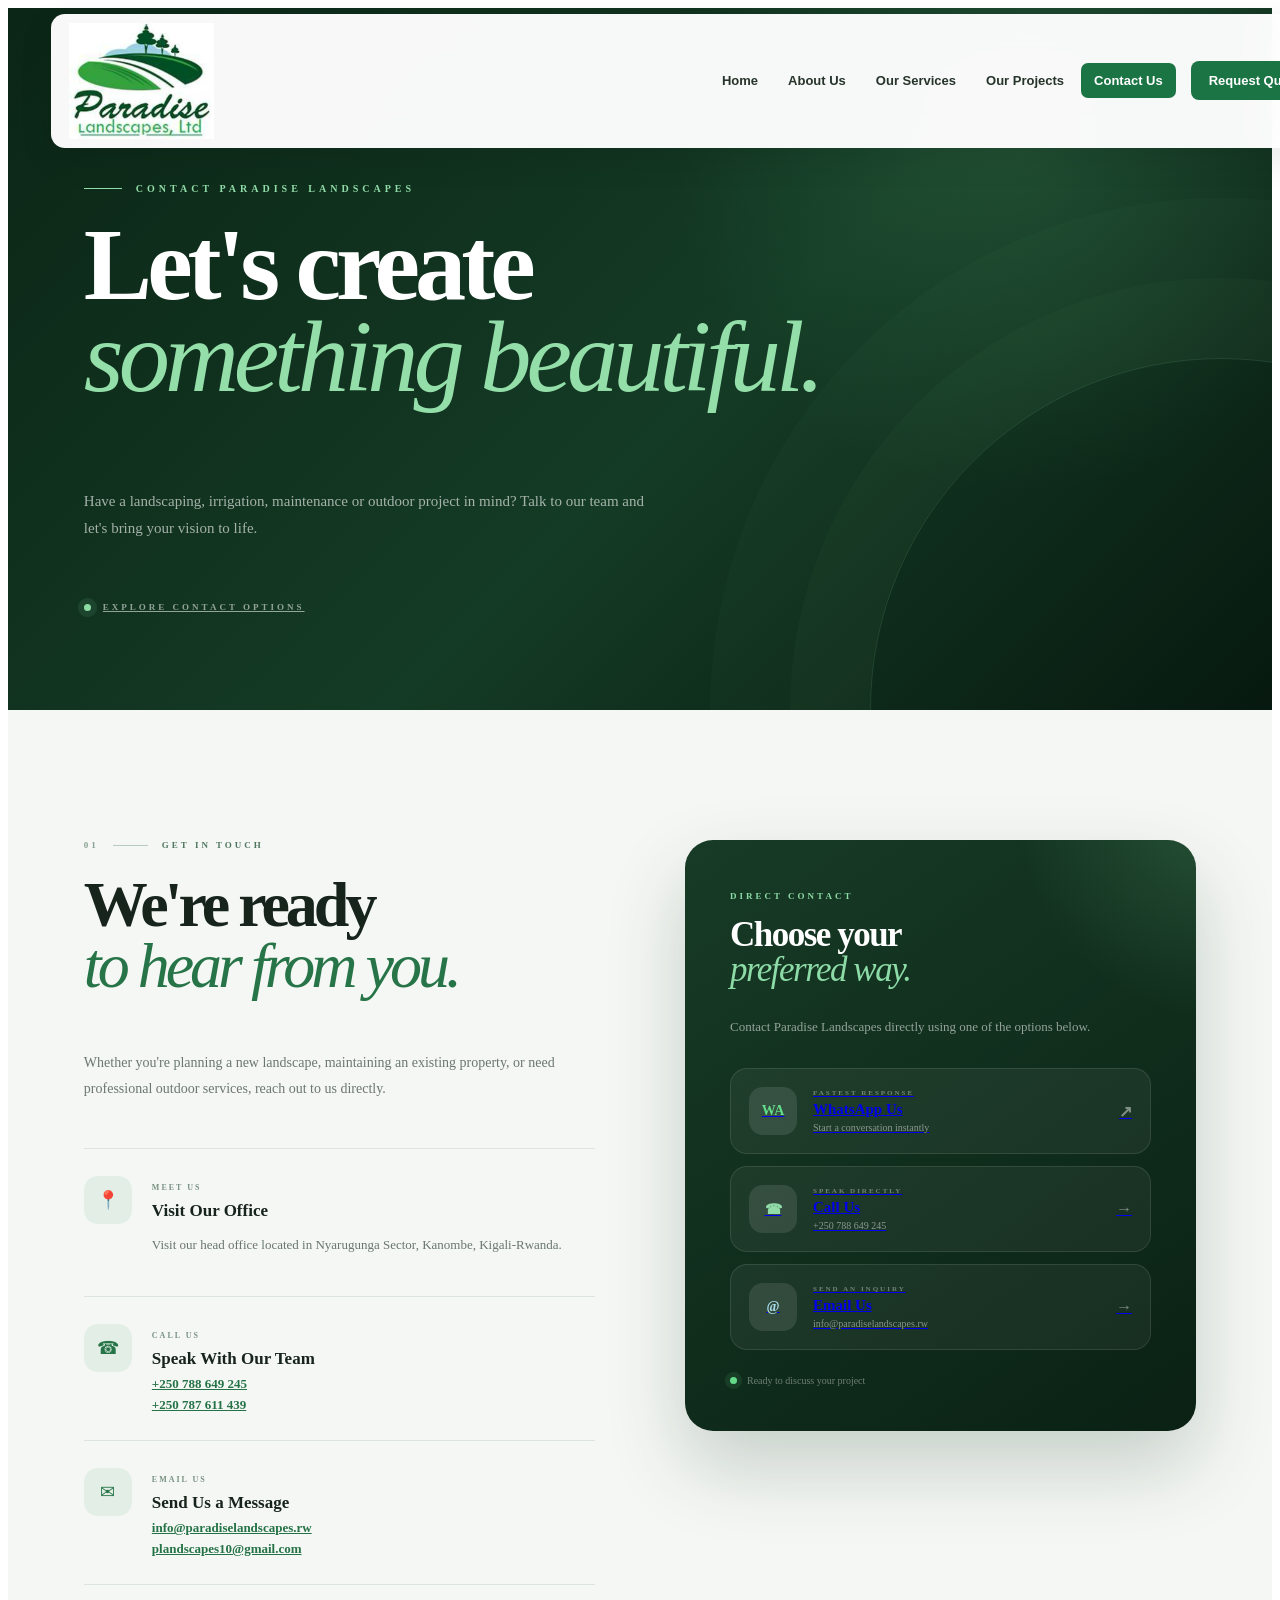
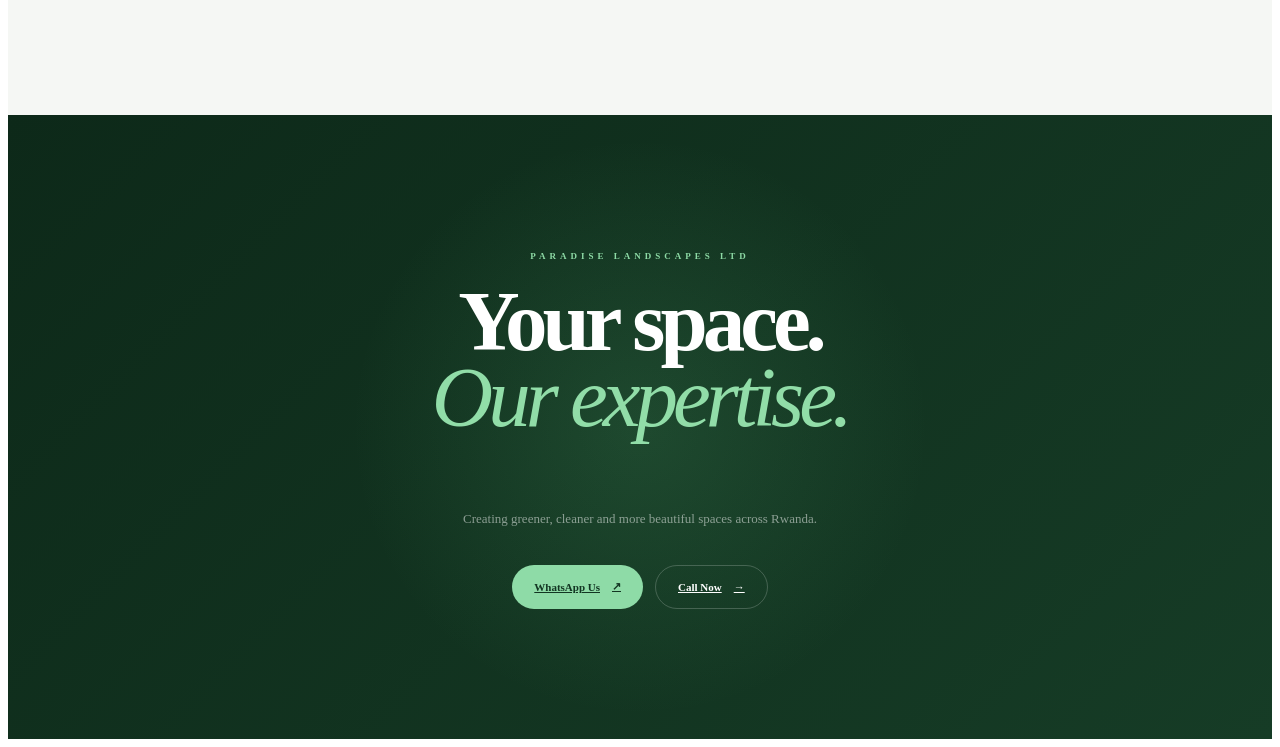
<file: contactus.html>
<!doctype html>
<html lang="en">
  <head>
    <meta charset="UTF-8" />

    <meta name="viewport" content="width=device-width, initial-scale=1.0" />

    <title>Contact Us | Paradise Landscapes LTD</title>

    <!-- SAME GLOBAL NAVBAR -->
    <link rel="stylesheet" href="navbar.css" />

    <!-- CONTACT PAGE ONLY -->
    <link rel="stylesheet" href="contactus.css" />
  </head>

  <body>
    <!-- =====================================================
     SAME NAVBAR AS ABOUT / MAIN WEBSITE
===================================================== -->

    <header class="pl-navbar-header">
      <div class="pl-navbar-container">
        <!-- LOGO -->

        <a href="index.html" class="pl-navbar-logo">
          <img
            src="paradise project img/Screenshot 2026-07-30 110243.png"
            alt="Paradise Landscapes LTD"
          />
        </a>

        <!-- DESKTOP NAV -->

        <nav class="pl-navbar-desktop">
          <a href="index.html"> Home </a>

          <a href="about.html"> About Us </a>

          <a href="index.html#services"> Our Services </a>

          <a href="index.html#projects"> Our Projects </a>

          <!-- CONTACT ACTIVE -->

          <a href="contactus.html" class="pl-nav-active"> Contact Us </a>
        </nav>

        <!-- REQUEST QUOTE -->

        <a href="about.html" class="pl-navbar-quote"> Request Quote </a>

        <!-- MOBILE BUTTON -->

        <button
          class="pl-navbar-toggle"
          id="plNavbarToggle"
          type="button"
          aria-label="Open navigation"
        >
          <span></span>
          <span></span>
          <span></span>
        </button>
      </div>

      <!-- MOBILE NAV -->

      <div class="pl-navbar-mobile" id="plNavbarMobile">
        <a href="index.html"> Home </a>

        <a href="about.html"> About Us </a>

        <a href="index.html#services"> Our Services </a>

        <a href="index.html#projects"> Our Projects </a>

        <a href="contactus.html" class="pl-nav-active"> Contact Us </a>

        <a href="contactus.html" class="pl-navbar-mobile-quote">
          Request Quote
        </a>
      </div>
    </header>

    <!-- =====================================================
     CONTACT PAGE
===================================================== -->

    <main class="contact-page">
      <!-- HERO -->

      <section class="contact-hero">
        <div class="contact-hero-inner">
          <span class="contact-eyebrow"> CONTACT PARADISE LANDSCAPES </span>

          <h1>
            Let's create
            <em>something beautiful.</em>
          </h1>

          <p>
            Have a landscaping, irrigation, maintenance or outdoor project in
            mind? Talk to our team and let's bring your vision to life.
          </p>

          <a href="#contact-options" class="contact-scroll">
            <span></span>
            EXPLORE CONTACT OPTIONS
          </a>
        </div>
      </section>

      <!-- =================================================
         CONTACT INFORMATION
    ================================================== -->

      <section class="contact-main" id="contact-options">
        <div class="contact-container">
          <!-- LEFT -->

          <div class="contact-intro">
            <div class="contact-section-label">
              <span> 01 </span>

              <div></div>

              <strong> GET IN TOUCH </strong>
            </div>

            <h2>
              We're ready
              <em>to hear from you.</em>
            </h2>

            <p class="contact-description">
              Whether you're planning a new landscape, maintaining an existing
              property, or need professional outdoor services, reach out to us
              directly.
            </p>

            <!-- LOCATION -->

            <div class="contact-info">
              <div class="contact-icon">📍</div>

              <div>
                <span> MEET US </span>

                <h3>Visit Our Office</h3>

                <p>
                  Visit our head office located in Nyarugunga Sector, Kanombe,
                  Kigali-Rwanda.
                </p>
              </div>
            </div>

            <!-- PHONE -->

            <div class="contact-info">
              <div class="contact-icon">☎</div>

              <div>
                <span> CALL US </span>

                <h3>Speak With Our Team</h3>

                <div class="contact-links">
                  <a href="tel:+250788649245"> +250 788 649 245 </a>

                  <a href="tel:+250787611439"> +250 787 611 439 </a>
                </div>
              </div>
            </div>

            <!-- EMAIL -->

            <div class="contact-info">
              <div class="contact-icon">✉</div>

              <div>
                <span> EMAIL US </span>

                <h3>Send Us a Message</h3>

                <div class="contact-links">
                  <a href="mailto:info@paradiselandscapes.rw">
                    info@paradiselandscapes.rw
                  </a>

                  <a href="mailto:plandscapes10@gmail.com">
                    plandscapes10@gmail.com
                  </a>
                </div>
              </div>
            </div>
          </div>

          <!-- =================================================
                 DIRECT ACTIONS
            ================================================== -->

          <div class="contact-actions">
            <span class="action-label"> DIRECT CONTACT </span>

            <h2>
              Choose your
              <em>preferred way.</em>
            </h2>

            <p>
              Contact Paradise Landscapes directly using one of the options
              below.
            </p>

            <!-- WHATSAPP -->

            <a
              href="https://wa.me/250788649245"
              target="_blank"
              rel="noopener noreferrer"
              class="contact-action whatsapp"
            >
              <div class="action-symbol">WA</div>

              <div class="action-content">
                <small> FASTEST RESPONSE </small>

                <strong> WhatsApp Us </strong>

                <span> Start a conversation instantly </span>
              </div>

              <b> ↗ </b>
            </a>

            <!-- CALL -->

            <a href="tel:+250788649245" class="contact-action call">
              <div class="action-symbol">☎</div>

              <div class="action-content">
                <small> SPEAK DIRECTLY </small>

                <strong> Call Us </strong>

                <span> +250 788 649 245 </span>
              </div>

              <b> → </b>
            </a>

            <!-- EMAIL -->

            <a
              href="mailto:info@paradiselandscapes.rw"
              class="contact-action email"
            >
              <div class="action-symbol">@</div>

              <div class="action-content">
                <small> SEND AN INQUIRY </small>

                <strong> Email Us </strong>

                <span> info@paradiselandscapes.rw </span>
              </div>

              <b> → </b>
            </a>

            <div class="ready-status">
              <span></span>

              Ready to discuss your project
            </div>
          </div>
        </div>
      </section>

      <!-- =================================================
         FINAL CTA
    ================================================== -->

      <section class="contact-cta">
        <div>
          <span> PARADISE LANDSCAPES LTD </span>

          <h2>
            Your space.
            <br />
            <em>Our expertise.</em>
          </h2>

          <p>
            Creating greener, cleaner and more beautiful spaces across Rwanda.
          </p>

          <div class="cta-buttons">
            <a
              href="https://wa.me/250788649245"
              target="_blank"
              rel="noopener noreferrer"
            >
              WhatsApp Us
              <b>↗</b>
            </a>

            <a href="tel:+250788649245">
              Call Now
              <b>→</b>
            </a>
          </div>
        </div>
      </section>
    </main>

    <!-- =====================================================
     SAME NAVBAR JS
===================================================== -->

    <script src="navbar.js"></script>
  </body>
</html>
</file>
<file: navbar.css>
/* =====================================================
   PARADISE LANDSCAPES
   GLOBAL NAVBAR
===================================================== */

/* HEADER */

.pl-navbar-header {
  position: fixed;

  top: 0;
  left: 0;

  width: 100%;

  padding: 14px 4%;

  z-index: 10000;
}

/* MAIN BAR */

.pl-navbar-container {
  width: 100%;

  max-width: 1250px;

  min-height: 68px;

  margin: 0 auto;

  padding: 9px 18px;

  display: flex;

  align-items: center;

  background: rgba(255, 255, 255, 0.97);

  backdrop-filter: blur(18px);

  -webkit-backdrop-filter: blur(18px);

  border-radius: 14px;

  box-shadow: 0 10px 35px rgba(0, 0, 0, 0.09);
}

/* =====================================================
   LOGO
===================================================== */

.pl-navbar-logo {
  display: block;

  flex-shrink: 0;

  text-decoration: none;
}

.pl-navbar-logo img {
  display: block;

  width: 145px;

  height: auto;
}

/* =====================================================
   DESKTOP NAV
===================================================== */

.pl-navbar-desktop {
  margin-left: auto;

  display: flex;

  align-items: center;

  gap: 4px;
}

.pl-navbar-desktop a {
  display: block;

  padding: 10px 13px;

  color: #26342b;

  font-family: Arial, sans-serif;

  font-size: 13px;

  font-weight: 600;

  text-decoration: none;

  white-space: nowrap;

  border-radius: 7px;

  transition:
    color 0.25s ease,
    background 0.25s ease;
}

.pl-navbar-desktop a:hover {
  color: #ffffff;

  background: #1b7444;
}

/* ACTIVE PAGE */

.pl-navbar-desktop a.pl-nav-active {
  color: #ffffff;

  background: #1b7444;
}

/* =====================================================
   QUOTE BUTTON
===================================================== */

.pl-navbar-quote {
  display: flex;

  align-items: center;

  justify-content: center;

  flex-shrink: 0;

  margin-left: 15px;

  padding: 12px 18px;

  color: #ffffff;

  background: #1b7444;

  border-radius: 8px;

  font-family: Arial, sans-serif;

  font-size: 13px;

  font-weight: 700;

  text-decoration: none;

  white-space: nowrap;

  transition:
    background 0.25s ease,
    transform 0.25s ease;
}

.pl-navbar-quote:hover {
  background: #12552f;

  transform: translateY(-2px);
}

/* =====================================================
   MOBILE BUTTON
===================================================== */

.pl-navbar-toggle {
  display: none;

  width: 44px;

  height: 44px;

  margin-left: auto;

  padding: 0;

  border: none;

  border-radius: 9px;

  background: #1b7444;

  cursor: pointer;

  align-items: center;

  justify-content: center;

  flex-direction: column;

  gap: 5px;
}

.pl-navbar-toggle span {
  display: block;

  width: 21px;

  height: 2px;

  background: #ffffff;

  border-radius: 10px;

  transition: 0.3s ease;
}

/* =====================================================
   MOBILE MENU
===================================================== */

.pl-navbar-mobile {
  display: none;
}

/* =====================================================
   MOBILE
===================================================== */

@media (max-width: 900px) {
  .pl-navbar-header {
    position: fixed;
    top: 0;
    left: 0;
    width: 100%;
    padding: 10px 12px;
    box-sizing: border-box;
  }

  .pl-navbar-container {
    width: 100%;
    min-height: 60px;
    padding: 7px 12px;
    box-sizing: border-box;

    display: flex;
    align-items: center;

    border-radius: 12px;
  }

  .pl-navbar-logo {
    display: flex;
    align-items: center;
  }

  .pl-navbar-logo img {
    width: 115px;
    height: auto;
    display: block;
  }

  /* Hide desktop navigation */

  .pl-navbar-desktop,
  .pl-navbar-quote {
    display: none;
  }

  /* ===============================
       HAMBURGER BUTTON
    =============================== */

  .pl-navbar-toggle {
    width: 42px;
    height: 42px;

    margin-left: auto;

    padding: 0;

    display: flex;
    align-items: center;
    justify-content: center;

    flex-direction: column;
    gap: 5px;

    border: none;
    border-radius: 8px;

    background: #1b7444;

    cursor: pointer;

    -webkit-tap-highlight-color: transparent;
  }

  .pl-navbar-toggle span {
    display: block;

    width: 20px;
    height: 2px;

    background: #ffffff;

    border-radius: 10px;

    transition:
      transform 0.25s ease,
      opacity 0.2s ease;
  }

  /* ===============================
       MOBILE MENU
    =============================== */

  .pl-navbar-mobile {
    position: absolute;

    top: calc(100% + 6px);
    left: 12px;
    right: 12px;

    display: flex;
    flex-direction: column;

    padding: 8px;

    background: #ffffff;

    border-radius: 12px;

    box-shadow: 0 15px 40px rgba(0, 0, 0, 0.15);

    opacity: 0;
    visibility: hidden;
    pointer-events: none;

    transform: translateY(-8px);

    transition:
      opacity 0.25s ease,
      transform 0.25s ease,
      visibility 0.25s ease;
  }

  .pl-navbar-mobile.pl-mobile-open {
    opacity: 1;
    visibility: visible;
    pointer-events: auto;

    transform: translateY(0);
  }

  .pl-navbar-mobile a {
    display: block;

    width: 100%;
    box-sizing: border-box;

    padding: 13px 14px;

    color: #26342b;

    font-family: Arial, sans-serif;

    font-size: 14px;
    font-weight: 600;

    text-decoration: none;

    border-radius: 7px;

    transition:
      background 0.2s ease,
      color 0.2s ease;
  }

  .pl-navbar-mobile a:hover,
  .pl-navbar-mobile a:active {
    color: #ffffff;
    background: #1b7444;
  }

  /* REQUEST QUOTE */

  .pl-navbar-mobile .pl-navbar-mobile-quote {
    margin-top: 5px;

    color: #ffffff;

    text-align: center;

    background: #1b7444;
  }

  /* ===============================
       HAMBURGER → X
    =============================== */

  .pl-navbar-toggle.pl-toggle-active span:nth-child(1) {
    transform: translateY(7px) rotate(45deg);
  }

  .pl-navbar-toggle.pl-toggle-active span:nth-child(2) {
    opacity: 0;
  }

  .pl-navbar-toggle.pl-toggle-active span:nth-child(3) {
    transform: translateY(-7px) rotate(-45deg);
  }
}

/* =====================================================
   VERY SMALL PHONES
===================================================== */

@media (max-width: 400px) {
  .pl-navbar-header {
    padding: 8px 9px;
  }

  .pl-navbar-container {
    min-height: 57px;
    padding: 6px 10px;
  }

  .pl-navbar-logo img {
    width: 105px;
  }

  .pl-navbar-toggle {
    width: 40px;
    height: 40px;
  }

  .pl-navbar-mobile {
    left: 9px;
    right: 9px;
  }
}
</file>
<file: contactus.css>
/* =========================================================
   CONTACT PAGE
   PARADISE LANDSCAPES LTD
========================================================= */

.contact-page {
  background: #f5f7f4;
  color: #17241b;
}

/* =========================================================
   HERO
========================================================= */

.contact-hero {
  min-height: 78vh;

  display: flex;
  align-items: center;

  position: relative;

  overflow: hidden;

  background:
    radial-gradient(
      circle at 80% 20%,
      rgba(93, 180, 120, 0.18),
      transparent 30%
    ),
    linear-gradient(135deg, #0b2516, #143b25 55%, #07190f);

  color: white;
}

.contact-hero::before {
  content: "";

  position: absolute;

  width: 700px;
  height: 700px;

  right: -300px;
  bottom: -350px;

  border-radius: 50%;

  border: 1px solid rgba(151, 222, 171, 0.15);

  box-shadow:
    0 0 0 80px rgba(151, 222, 171, 0.025),
    0 0 0 160px rgba(151, 222, 171, 0.02);
}

.contact-hero-inner {
  width: min(1200px, 88%);

  margin: auto;

  padding-top: 80px;

  position: relative;

  z-index: 2;
}

.contact-eyebrow {
  display: flex;

  align-items: center;

  gap: 14px;

  color: #91dca8;

  font-size: 10px;

  font-weight: 800;

  letter-spacing: 4px;
}

.contact-eyebrow::before {
  content: "";

  width: 38px;
  height: 1px;

  background: #91dca8;
}

.contact-hero h1 {
  max-width: 900px;

  margin-top: 25px;

  font-size: clamp(55px, 8vw, 105px);

  line-height: 0.9;

  letter-spacing: -5px;

  font-weight: 700;
}

.contact-hero h1 em {
  display: block;

  color: #94dfa9;

  font-family: Georgia, serif;

  font-weight: 400;
}

.contact-hero p {
  max-width: 570px;

  margin-top: 32px;

  color: rgba(255, 255, 255, 0.62);

  font-size: 15px;

  line-height: 1.8;
}

.contact-scroll {
  display: inline-flex;

  align-items: center;

  gap: 12px;

  margin-top: 45px;

  color: rgba(255, 255, 255, 0.55);

  font-size: 9px;

  font-weight: 800;

  letter-spacing: 3px;
}

.contact-scroll span {
  width: 7px;
  height: 7px;

  border-radius: 50%;

  background: #8ddaa5;

  box-shadow: 0 0 0 6px rgba(141, 218, 165, 0.1);
}

/* =========================================================
   MAIN CONTACT
========================================================= */

.contact-main {
  padding: 130px 0;
}

.contact-container {
  width: min(1200px, 88%);

  margin: auto;

  display: grid;

  grid-template-columns: 1fr 1fr;

  gap: 90px;

  align-items: start;
}

/* =========================================================
   SECTION LABEL
========================================================= */

.contact-section-label {
  display: flex;

  align-items: center;

  gap: 14px;

  color: #4e765e;

  font-size: 9px;

  font-weight: 800;

  letter-spacing: 3px;
}

.contact-section-label span {
  color: #87a08f;
}

.contact-section-label div {
  width: 35px;
  height: 1px;

  background: #b8c9bd;
}

.contact-intro h2 {
  margin-top: 25px;

  font-size: clamp(45px, 5vw, 70px);

  line-height: 0.95;

  letter-spacing: -4px;
}

.contact-intro h2 em {
  display: block;

  color: #267447;

  font-family: Georgia, serif;

  font-weight: 400;
}

.contact-description {
  max-width: 530px;

  margin: 30px 0 45px;

  color: #6b776f;

  font-size: 14px;

  line-height: 1.9;
}

/* =========================================================
   INFO ROWS
========================================================= */

.contact-info {
  display: flex;

  gap: 20px;

  padding: 27px 0;

  border-top: 1px solid #dce4de;

  transition: transform 0.35s ease;
}

.contact-info:last-child {
  border-bottom: 1px solid #dce4de;
}

.contact-info:hover {
  transform: translateX(8px);
}

.contact-icon {
  width: 48px;
  height: 48px;

  flex-shrink: 0;

  display: grid;

  place-items: center;

  border-radius: 14px;

  background: #e3efe6;

  color: #267447;

  font-size: 18px;

  transition: transform 0.3s ease;
}

.contact-info:hover .contact-icon {
  transform: scale(1.08) rotate(-5deg);
}

.contact-info > div:last-child > span {
  color: #789181;

  font-size: 8px;

  font-weight: 900;

  letter-spacing: 2px;
}

.contact-info h3 {
  margin: 7px 0;

  font-size: 17px;
}

.contact-info p {
  max-width: 470px;

  color: #69766e;

  font-size: 13px;

  line-height: 1.7;
}

.contact-links {
  display: flex;

  flex-direction: column;

  gap: 5px;
}

.contact-links a {
  color: #247246;

  font-size: 13px;

  font-weight: 600;

  transition: color 0.25s ease;
}

.contact-links a:hover {
  color: #0b3b21;

  text-decoration: underline;
}

/* =========================================================
   ACTION PANEL
========================================================= */

.contact-actions {
  position: relative;

  overflow: hidden;

  padding: 45px;

  border-radius: 28px;

  background: linear-gradient(145deg, #173b26, #0a2114);

  color: white;

  box-shadow: 0 35px 80px rgba(12, 50, 29, 0.2);
}

.contact-actions::before {
  content: "";

  position: absolute;

  width: 450px;
  height: 450px;

  right: -260px;
  top: -260px;

  border-radius: 50%;

  background: radial-gradient(
    circle,
    rgba(126, 220, 153, 0.2),
    transparent 68%
  );
}

.action-label {
  position: relative;

  color: #8ddba7;

  font-size: 9px;

  font-weight: 900;

  letter-spacing: 3px;
}

.contact-actions h2 {
  position: relative;

  margin-top: 14px;

  font-size: 35px;

  line-height: 1;

  letter-spacing: -1.5px;
}

.contact-actions h2 em {
  display: block;

  color: #8ddba7;

  font-family: Georgia, serif;

  font-weight: 400;
}

.contact-actions > p {
  position: relative;

  margin: 16px 0 30px;

  color: rgba(255, 255, 255, 0.55);

  font-size: 13px;

  line-height: 1.7;
}

/* =========================================================
   ACTION BUTTONS
========================================================= */

.contact-action {
  position: relative;

  display: flex;

  align-items: center;

  gap: 16px;

  padding: 18px;

  margin-top: 12px;

  border: 1px solid rgba(255, 255, 255, 0.1);

  border-radius: 17px;

  background: rgba(255, 255, 255, 0.05);

  transition:
    transform 0.35s cubic-bezier(0.16, 1, 0.3, 1),
    background 0.35s ease,
    border-color 0.35s ease;
}

.contact-action:hover {
  transform: translateX(6px) translateY(-3px);

  background: rgba(255, 255, 255, 0.1);

  border-color: rgba(255, 255, 255, 0.2);
}

.action-symbol {
  width: 48px;
  height: 48px;

  display: grid;

  place-items: center;

  flex-shrink: 0;

  border-radius: 14px;

  background: rgba(255, 255, 255, 0.1);

  font-size: 14px;

  font-weight: 900;
}

.whatsapp .action-symbol {
  color: #62dc89;
}

.call .action-symbol {
  color: #91dba8;
}

.email .action-symbol {
  color: #a7dce8;
}

.action-content {
  display: flex;

  flex-direction: column;

  flex: 1;
}

.action-content small {
  color: rgba(255, 255, 255, 0.38);

  font-size: 7px;

  font-weight: 900;

  letter-spacing: 2px;
}

.action-content strong {
  margin-top: 4px;

  font-size: 15px;
}

.action-content span {
  margin-top: 4px;

  color: rgba(255, 255, 255, 0.48);

  font-size: 10px;

  overflow: hidden;

  text-overflow: ellipsis;
}

.contact-action b {
  color: rgba(255, 255, 255, 0.45);

  transition:
    transform 0.3s ease,
    color 0.3s ease;
}

.contact-action:hover b {
  color: white;

  transform: translateX(5px);
}

/* STATUS */

.ready-status {
  display: flex;

  align-items: center;

  gap: 10px;

  margin-top: 25px;

  color: rgba(255, 255, 255, 0.4);

  font-size: 10px;
}

.ready-status span {
  width: 7px;
  height: 7px;

  border-radius: 50%;

  background: #65d98a;

  box-shadow: 0 0 0 5px rgba(101, 217, 138, 0.1);
}

/* =========================================================
   FINAL CTA
========================================================= */

.contact-cta {
  position: relative;

  overflow: hidden;

  padding: 130px 20px;

  text-align: center;

  color: white;

  background: linear-gradient(135deg, #0d2919, #163c26);
}

.contact-cta::before {
  content: "";

  position: absolute;

  width: 600px;
  height: 600px;

  left: 50%;
  top: 50%;

  transform: translate(-50%, -50%);

  border-radius: 50%;

  background: radial-gradient(
    circle,
    rgba(104, 205, 135, 0.15),
    transparent 68%
  );
}

.contact-cta > div {
  position: relative;

  z-index: 2;
}

.contact-cta span {
  color: #8edba6;

  font-size: 9px;

  font-weight: 900;

  letter-spacing: 4px;
}

.contact-cta h2 {
  margin-top: 20px;

  font-size: clamp(48px, 7vw, 85px);

  line-height: 0.9;

  letter-spacing: -5px;
}

.contact-cta h2 em {
  color: #91dda8;

  font-family: Georgia, serif;

  font-weight: 400;
}

.contact-cta p {
  max-width: 500px;

  margin: 25px auto 0;

  color: rgba(255, 255, 255, 0.5);

  font-size: 13px;

  line-height: 1.8;
}

.cta-buttons {
  display: flex;

  justify-content: center;

  gap: 12px;

  margin-top: 35px;
}

.cta-buttons a {
  display: inline-flex;

  align-items: center;

  gap: 12px;

  padding: 15px 22px;

  border-radius: 50px;

  font-size: 11px;

  font-weight: 800;

  transition: transform 0.3s ease;
}

.cta-buttons a:first-child {
  background: #8edba7;

  color: #123522;
}

.cta-buttons a:last-child {
  border: 1px solid rgba(255, 255, 255, 0.2);

  color: white;
}

.cta-buttons a:hover {
  transform: translateY(-4px);
}

/* =========================================================
   MOBILE
========================================================= */

@media (max-width: 800px) {
  .contact-hero {
    min-height: 700px;
  }

  .contact-hero-inner {
    width: 88%;

    padding-top: 90px;
  }

  .contact-hero h1 {
    font-size: clamp(48px, 14vw, 75px);

    letter-spacing: -3px;
  }

  .contact-hero h1 em {
    letter-spacing: -3px;
  }

  .contact-main {
    padding: 90px 0;
  }

  .contact-container {
    grid-template-columns: 1fr;

    gap: 55px;
  }

  .contact-intro h2 {
    font-size: 48px;

    letter-spacing: -3px;
  }

  .contact-actions {
    padding: 28px 20px;

    border-radius: 22px;
  }

  .contact-actions h2 {
    font-size: 30px;
  }

  .contact-cta {
    padding: 90px 20px;
  }

  .contact-cta h2 {
    font-size: 52px;

    letter-spacing: -3px;
  }

  .cta-buttons {
    flex-direction: column;

    align-items: stretch;
  }

  .cta-buttons a {
    justify-content: center;
  }
}

/* =========================================================
   SMALL PHONES
========================================================= */

@media (max-width: 480px) {
  .contact-hero h1 {
    font-size: 46px;
  }

  .contact-intro h2 {
    font-size: 40px;
  }

  .contact-info {
    gap: 13px;
  }

  .contact-icon {
    width: 42px;
    height: 42px;
  }

  .action-content span {
    max-width: 190px;
  }
}
</file>
